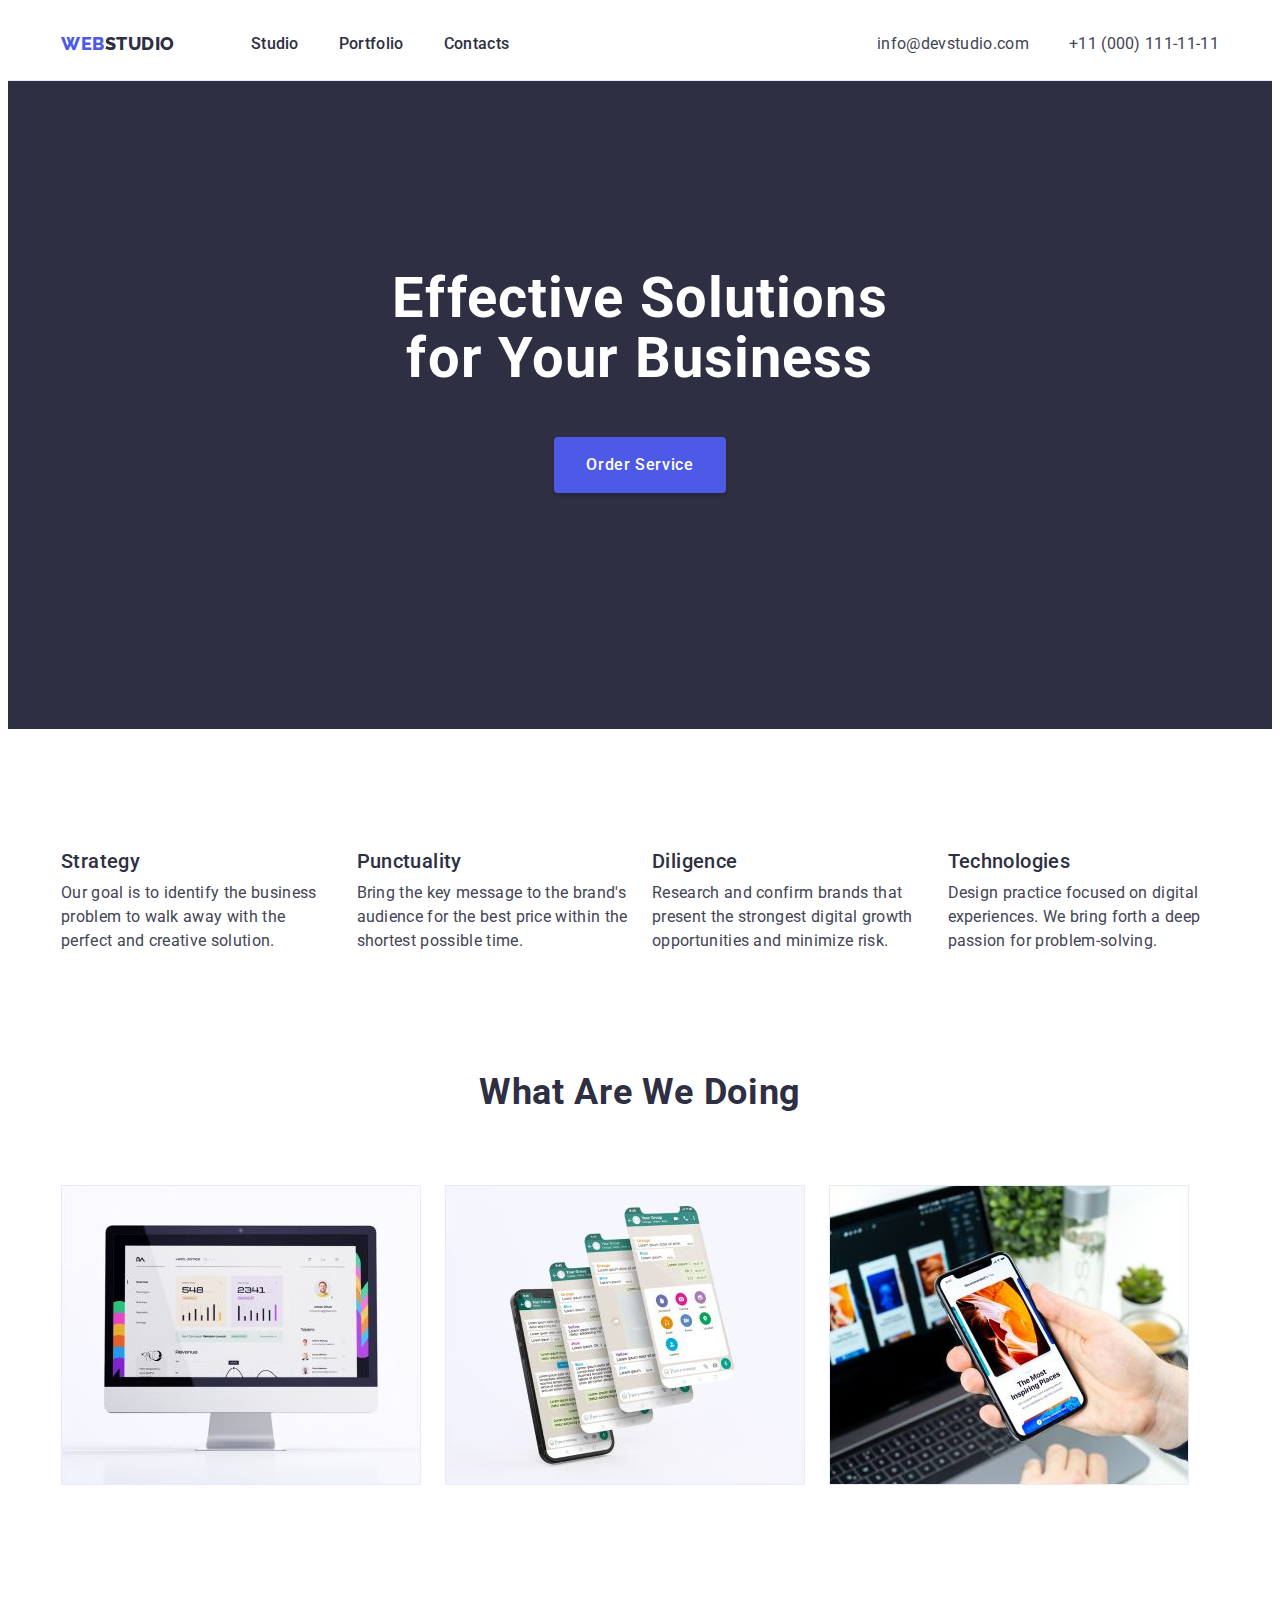
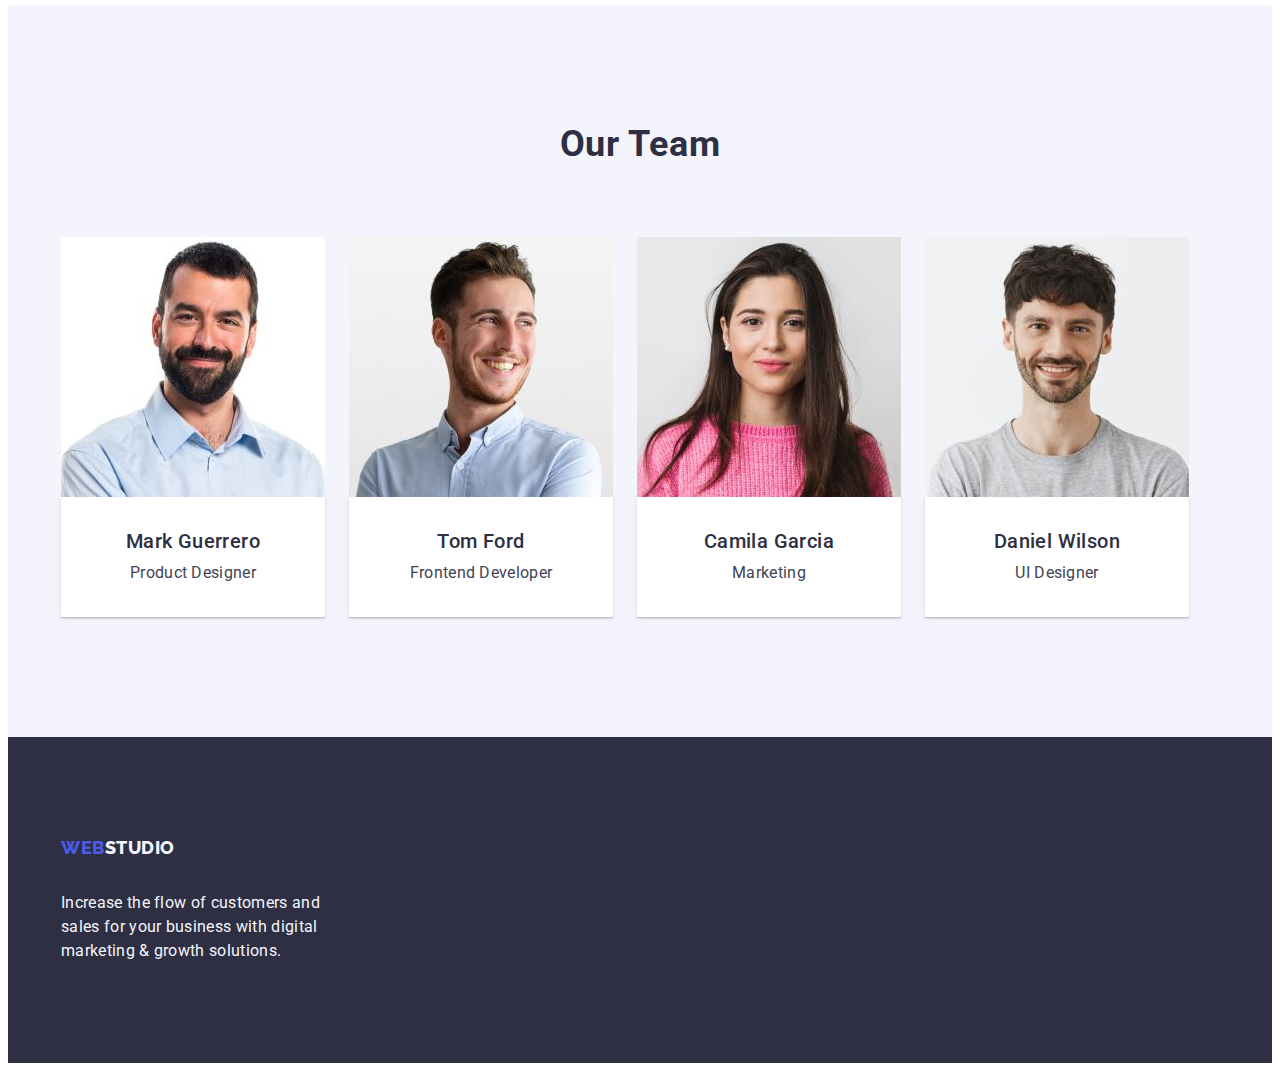
<file: index.html>
<!DOCTYPE html>
<html lang="en">
  <head>
    <meta charset="UTF-8" />
    <meta name="viewport" content="width=device-width, initial-scale=1.0" />
    <title>WebStudio</title>
    <link
      rel="stylesheet"
      href="https://cdnjs.cloudflare.com/ajax/libs/modern-normalize/2.0.0/modern-normalize.min.css"
      integrity="sha512-4xo8blKMVCiXpTaLzQSLSw3KFOVPWhm/TRtuPVc4WG6kUgjH6J03IBuG7JZPkcWMxJ5huwaBpOpnwYElP/m6wg=="
      crossorigin="anonymous"
      referrerpolicy="no-referrer"
    />
    <link rel="stylesheet" href="./css/styles.css" />
    <link rel="preconnect" href="https://fonts.googleapis.com" />
    <link rel="preconnect" href="https://fonts.gstatic.com" crossorigin />
    <link
      href="https://fonts.googleapis.com/css2?family=Raleway:wght@800&family=Roboto:wght@400;500;700;900&display=swap"
      rel="stylesheet"
    />
  </head>

  <body>
    <header class="header">
      <div class="container header-wrap">
        <nav class="header-nav">
          <a class="link logo" href="./index.html"
            >Web<span class="logo-acent">Studio</span></a
          >
          <ul class="header-list list">
            <li>
              <a class="header-list-item link" href="./index.html">Studio</a>
            </li>
            <li>
              <a class="header-list-item link" href="./portfolio.html"
                >Portfolio</a
              >
            </li>
            <li><a class="header-list-item link" href="">Contacts</a></li>
          </ul>
        </nav>
        <address class="header-address">
          <ul class="header-list list">
            <li>
              <a
                class="header-address-item link"
                href="mailto:info@devstudio.com"
                >info@devstudio.com</a
              >
            </li>
            <li>
              <a class="header-address-item link" href="tel:+110001111111"
                >+11 (000) 111-11-11</a
              >
            </li>
          </ul>
        </address>
      </div>
    </header>
    <main>
      <section class="main-banner section">
        <div class="container">
          <h1 class="main-banner-title">
            Effective Solutions for Your Business
          </h1>
          <button class="button main-banner-button" type="button">
            Order Service
          </button>
        </div>
      </section>
      <section id="studio" class="studio section">
        <div class="container">
          <h2 class="section-title visually-hidden">Advantages</h2>
          <ul class="list studio-list">
            <li class="studio-list-item">
              <h3 class="section-sub-title">Strategy</h3>
              <p class="main-text">
                Our goal is to identify the business problem to walk away with
                the perfect and creative solution.
              </p>
            </li>
            <li class="studio-list-item">
              <h3 class="section-sub-title">Punctuality</h3>
              <p class="main-text">
                Bring the key message to the brand's audience for the best price
                within the shortest possible time.
              </p>
            </li>
            <li class="studio-list-item">
              <h3 class="section-sub-title">Diligence</h3>
              <p class="main-text">
                Research and confirm brands that present the strongest digital
                growth opportunities and minimize risk.
              </p>
            </li>
            <li class="studio-list-item">
              <h3 class="section-sub-title">Technologies</h3>
              <p class="main-text">
                Design practice focused on digital experiences. We bring forth a
                deep passion for problem-solving.
              </p>
            </li>
          </ul>
        </div>
      </section>
      <section id="portfolio" class="portfolio section">
        <div class="container">
          <h2 class="section-title">What are we doing</h2>
          <ul class="portfolio-list list">
            <li class="portfolio-item">
              <img
                src="./images/rectangle1.jpg"
                alt="monitor"
                width="360"
                height="300"
              />
            </li>
            <li class="portfolio-item">
              <img
                src="./images/rectangle2.jpg"
                alt="screens phone"
                width="360"
                height="300"
              />
            </li>
            <li class="portfolio-item">
              <img
                src="./images/rectangle3.jpg"
                alt="phone in hand"
                width="360"
                height="300"
              />
            </li>
          </ul>
        </div>
      </section>
      <section id="contacts" class="contacts section">
        <div class="container contacts-wrap">
          <h2 class="section-title">Our Team</h2>
          <ul class="contacts-list list">
            <li class="contacts-item">
              <img
                src="./images/img.jpg"
                alt="member of our team"
                width="264"
                height="260"
              />
              <div class="contacts-list-info">
                <h3 class="section-sub-title">Mark Guerrero</h3>
                <p class="main-text">Product Designer</p>
              </div>
            </li>
            <li class="contacts-item">
              <img
                src="./images/img1.jpg"
                alt="member of our team"
                width="264"
                height="260"
              />
              <div class="contacts-list-info">
                <h3 class="section-sub-title">Tom Ford</h3>
                <p class="main-text">Frontend Developer</p>
              </div>
            </li>
            <li class="contacts-item">
              <img
                src="./images/img2.jpg"
                alt="member of our team"
                width="264"
                height="260"
              />
              <div class="contacts-list-info">
                <h3 class="section-sub-title">Camila Garcia</h3>
                <p class="main-text">Marketing</p>
              </div>
            </li>
            <li class="contacts-item">
              <img
                src="./images/img3.jpg"
                alt="member of our team"
                width="264"
                height="260"
              />
              <div class="contacts-list-info">
                <h3 class="section-sub-title">Daniel Wilson</h3>
                <p class="main-text">UI Designer</p>
              </div>
            </li>
          </ul>
        </div>
      </section>
    </main>
    <footer class="footer">
      <div class="container">
        <a class="link logo" href="./index.html"
          >Web<span class="logo-acent">Studio</span></a
        >
        <p class="main-text">
          Increase the flow of customers and sales for your business with
          digital marketing & growth solutions.
        </p>
      </div>
    </footer>
  </body>
</html>
</file>
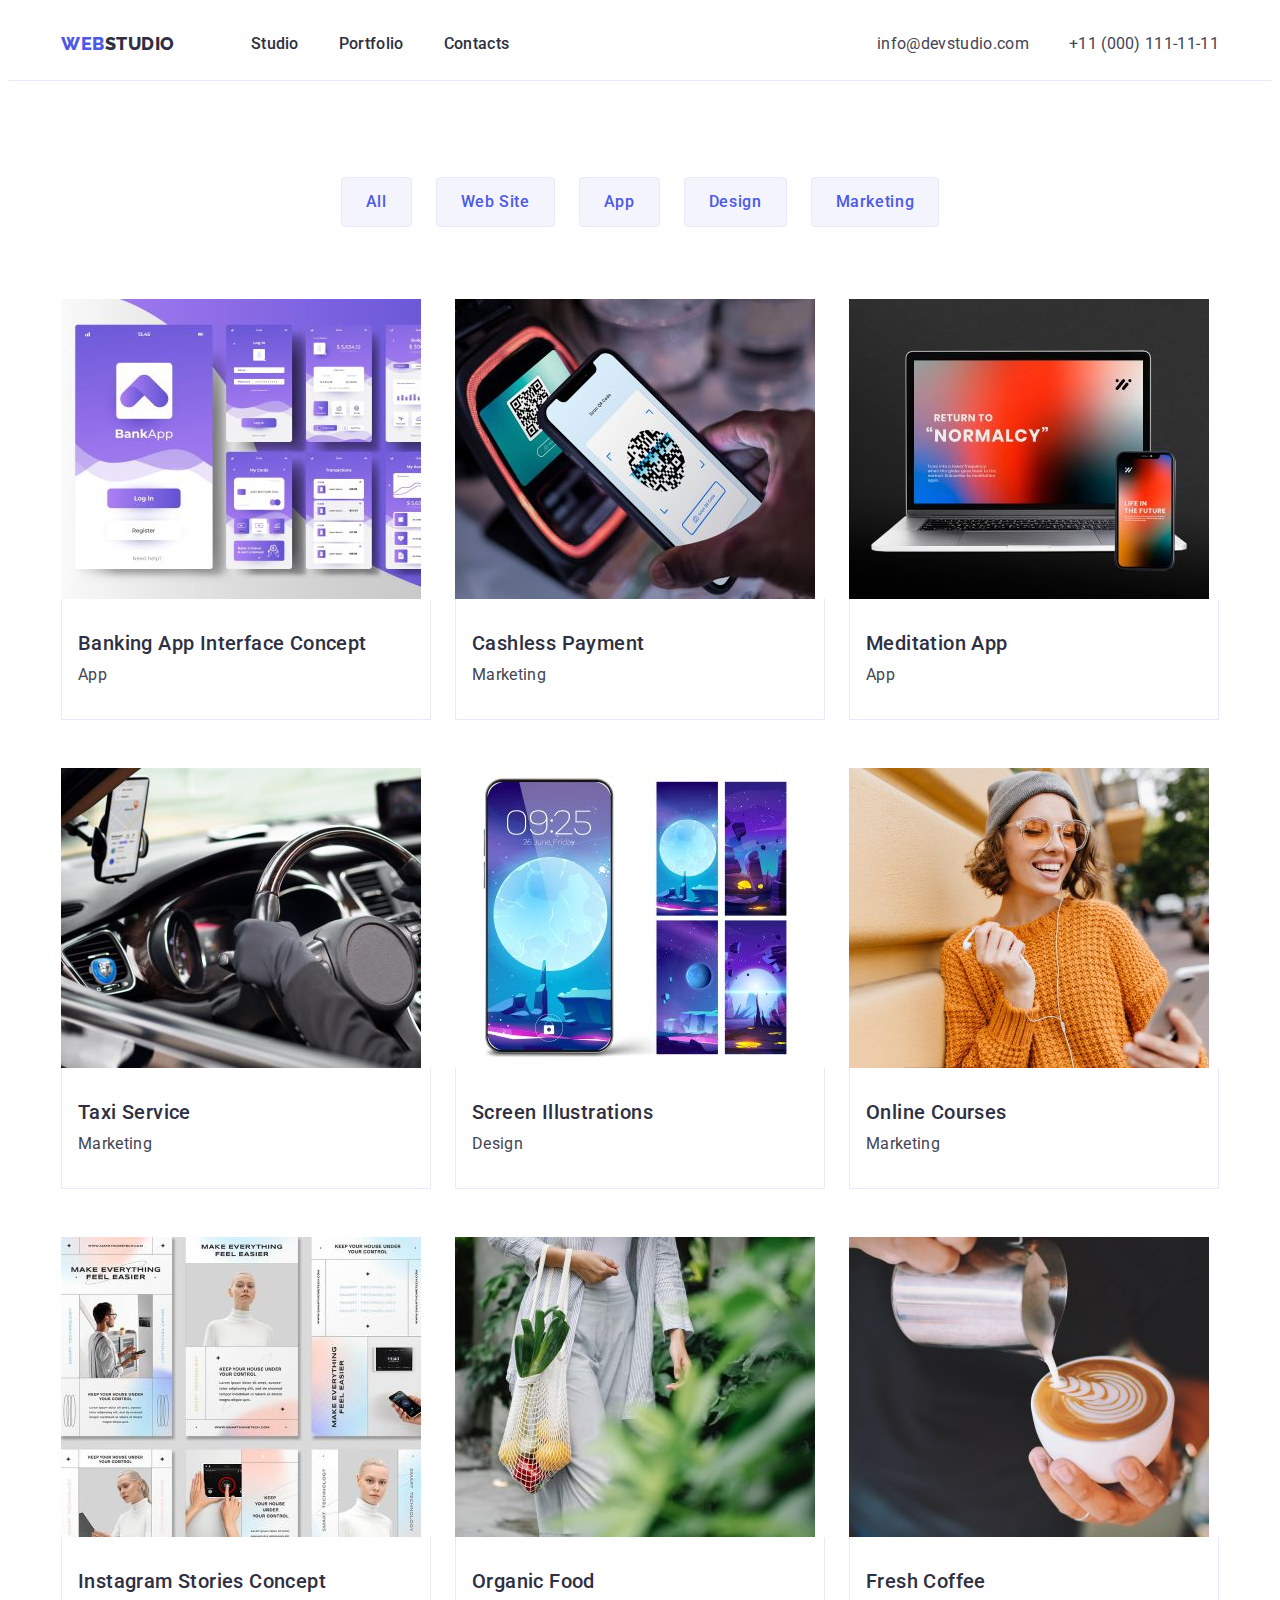
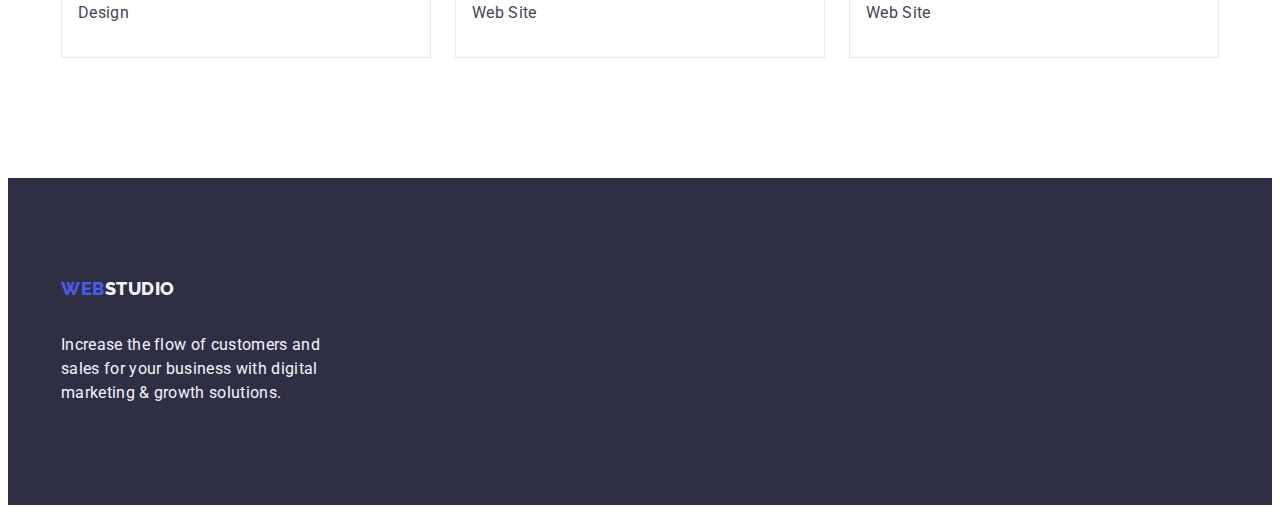
<file: portfolio.html>
<!DOCTYPE html>
<html lang="en">
  <head>
    <meta charset="UTF-8" />
    <meta name="viewport" content="width=device-width, initial-scale=1.0" />
    <title>Portfolio</title>
    <link
      rel="stylesheet"
      href="https://cdnjs.cloudflare.com/ajax/libs/modern-normalize/2.0.0/modern-normalize.min.css"
      integrity="sha512-4xo8blKMVCiXpTaLzQSLSw3KFOVPWhm/TRtuPVc4WG6kUgjH6J03IBuG7JZPkcWMxJ5huwaBpOpnwYElP/m6wg=="
      crossorigin="anonymous"
      referrerpolicy="no-referrer"
    />
    <link rel="stylesheet" href="./css/styles.css" />
    <link rel="preconnect" href="https://fonts.googleapis.com" />
    <link rel="preconnect" href="https://fonts.gstatic.com" crossorigin />
    <link
      href="https://fonts.googleapis.com/css2?family=Raleway:wght@800&family=Roboto:wght@400;500;700;900&display=swap"
      rel="stylesheet"
    />
  </head>

  <body>
    <header class="header">
      <div class="container header-wrap">
        <nav class="header-nav">
          <a class="link logo" href="./index.html"
            >Web<span class="logo-acent">Studio</span></a
          >
          <ul class="header-list list">
            <li>
              <a class="header-list-item link" href="./index.html">Studio</a>
            </li>
            <li>
              <a class="header-list-item link" href="./portfolio.html"
                >Portfolio</a
              >
            </li>
            <li><a class="header-list-item link" href="">Contacts</a></li>
          </ul>
        </nav>
        <address class="header-address">
          <ul class="header-list list">
            <li>
              <a
                class="header-address-item link"
                href="mailto:info@devstudio.com"
                >info@devstudio.com</a
              >
            </li>
            <li>
              <a class="header-address-item link" href="tel:+110001111111"
                >+11 (000) 111-11-11</a
              >
            </li>
          </ul>
        </address>
      </div>
    </header>
    <main>
      <section class="portfolio-page section">
        <div class="container">
          <h1 class="visually-hidden">Portfolio</h1>
          <ul class="filter list">
            <li class="filter-item">
              <button class="filter-button button" type="button">All</button>
            </li>
            <li class="filter-item">
              <button class="filter-button button" type="button">
                Web Site
              </button>
            </li>
            <li class="filter-item">
              <button class="filter-button button" type="button">App</button>
            </li>
            <li class="filter-item">
              <button class="filter-button button" type="button">Design</button>
            </li>
            <li class="filter-item">
              <button class="filter-button button" type="button">
                Marketing
              </button>
            </li>
          </ul>
          <ul class="portfolio-page-list list">
            <li class="portfolio-page-item">
              <a class="link" href="">
                <img
                  src="./images/img5.jpg"
                  alt="Banking App Interface Concept"
                  width="360"
                  height="300"
                />
                <div class="portfolio-page-item-info">
                  <h2 class="section-sub-title">
                    Banking App Interface Concept
                  </h2>
                  <p class="main-text">App</p>
                </div>
              </a>
            </li>
            <li class="portfolio-page-item">
              <a class="link" href="">
                <img
                  src="./images/img6.jpg"
                  alt="Cashless Payment"
                  width="360"
                  height="300"
                />
                <div class="portfolio-page-item-info">
                  <h2 class="section-sub-title">Cashless Payment</h2>
                  <p class="main-text">Marketing</p>
                </div>
              </a>
            </li>
            <li class="portfolio-page-item">
              <a class="link" href="">
                <img
                  src="./images/img7.jpg"
                  alt="Meditation App"
                  width="360"
                  height="300"
                />
                <div class="portfolio-page-item-info">
                  <h2 class="section-sub-title">Meditation App</h2>
                  <p class="main-text">App</p>
                </div>
              </a>
            </li>
            <li class="portfolio-page-item">
              <a class="link" href="">
                <img
                  src="./images/img8.jpg"
                  alt="car"
                  width="360"
                  height="300"
                />
                <div class="portfolio-page-item-info">
                  <h2 class="section-sub-title">Taxi Service</h2>
                  <p class="main-text">Marketing</p>
                </div>
              </a>
            </li>
            <li class="portfolio-page-item">
              <a class="link" href="">
                <img
                  src="./images/img9.jpg"
                  alt="Screen Illustrations"
                  width="360"
                  height="300"
                />
                <div class="portfolio-page-item-info">
                  <h2 class="section-sub-title">Screen Illustrations</h2>
                  <p class="main-text">Design</p>
                </div>
              </a>
            </li>
            <li class="portfolio-page-item">
              <a class="link" href="">
                <img
                  src="./images/img10.jpg"
                  alt="girl listening to music with headphones
  "
                  width="360"
                  height="300"
                />
                <div class="portfolio-page-item-info">
                  <h2 class="section-sub-title">Online Courses</h2>
                  <p class="main-text">Marketing</p>
                </div>
              </a>
            </li>
            <li class="portfolio-page-item">
              <a class="link" href="">
                <img
                  src="./images/img11.jpg"
                  alt="Instagram Stories Concept"
                  width="360"
                  height="300"
                />
                <div class="portfolio-page-item-info">
                  <h2 class="section-sub-title">Instagram Stories Concept</h2>
                  <p class="main-text">Design</p>
                </div>
              </a>
            </li>
            <li class="portfolio-page-item">
              <a class="link" href="">
                <img
                  src="./images/img12.jpg"
                  alt="Organic Food"
                  width="360"
                  height="300"
                />
                <div class="portfolio-page-item-info">
                  <h2 class="section-sub-title">Organic Food</h2>
                  <p class="main-text">Web Site</p>
                </div>
              </a>
            </li>
            <li class="portfolio-page-item">
              <a class="link" href="">
                <img
                  src="./images/img13.jpg"
                  alt="Fresh Coffee"
                  width="360"
                  height="300"
                />
                <div class="portfolio-page-item-info">
                  <h2 class="section-sub-title">Fresh Coffee</h2>
                  <p class="main-text">Web Site</p>
                </div>
              </a>
            </li>
          </ul>
        </div>
      </section>
    </main>
    <footer class="footer">
      <div class="container">
        <a class="link logo" href="./index.html"
          >Web<span class="logo-acent">Studio</span></a
        >
        <p class="main-text">
          Increase the flow of customers and sales for your business with
          digital marketing & growth solutions.
        </p>
      </div>
    </footer>
  </body>
</html>
</file>
<file: css/styles.css>
:root {
  --primary-font: "Roboto", sans-serif;
  --title-font: "Raleway", sans-serif;
  --primary-dark-color: #2e2f42;
  --primary-light-color: #ffffff;
  --second-light-color: #f4f4fd;
  --third-ligth-color: #e7e9fc;
  --second-primary-color: #2e2f42;
  --color-text: #434455;
  --corp-color: #4d5ae5;
  --corp-color-hover: #404bbf;
}

/* body */
body {
  font-family: var(--primary-font);
  font-size: 16px;
  line-height: 1.5;
  letter-spacing: 0.02em;
  color: var(--color-text);
  background: var(--primary-light-color);
}

p,
h1,
h2,
h3,
h4,
h5,
h6 {
  margin: 0;
}

img {
  display: block;
}

ul,
ol {
  margin: 0;
  padding: 0;
}

.link {
  text-decoration: none;
  color: currentColor;
}

.list {
  list-style-type: none;
}

.container {
  width: 1158px;
  padding: 0 15px;
  margin: 0 auto;
}

.section {
  padding-bottom: 120px;
}

.section-title {
  font-size: 36px;
  line-height: 1.11;
  letter-spacing: 0.02em;
  text-transform: capitalize;
  color: var(--primary-dark-color);
}

.visually-hidden {
  position: absolute;
  width: 1px;
  height: 1px;
  margin: -1px;
  border: 0;
  padding: 0;
  white-space: nowrap;
  clip-path: inset(100%);
  clip: rect(0 0 0 0);
  overflow: hidden;
}

.main-banner-title,
.section-title,
.section-sub-title {
  text-align: center;
}

.section-sub-title {
  font-size: 20px;
  font-weight: 500;
  line-height: 1.2;
  letter-spacing: 0.02em;
  color: var(--primary-dark-color);
}

.logo {
  font-family: var(--title-font);
  font-size: 18px;
  font-weight: 800;
  line-height: 1.17;
  letter-spacing: 0.03em;
  text-transform: uppercase;
  color: var(--corp-color);
  display: inline-block;
}

.logo-acent {
  color: var(--primary-dark-color);
}

.button {
  font-family: inherit;
  cursor: pointer;
  font-weight: 500;
  font-size: 16px;
  line-height: 1.5;
  letter-spacing: 0.04em;
}

.main-banner-button {
  background-color: var(--corp-color);
  color: var(--primary-light-color);
}

.button:hover,
.button:focus {
  background-color: var(--corp-color-hover);
}

/* style-header */

.header {
  background-color: var(--primary-light-color);
  border-bottom: 1px solid var(--third-ligth-color);
}

.header-wrap {
  display: flex;
  justify-content: space-between;
}

.header .link {
  padding: 24px 0;
  display: block;
}

.header .logo {
  margin-right: 76px;
}

.header-nav {
  display: flex;
  align-items: center;
}

.header-list {
  display: flex;
  gap: 40px;
}

.header-list-item,
.header-address-item {
  font-size: 16px;
  line-height: 1.5;
  letter-spacing: 0.02em;
}

.header-list-item {
  font-weight: 500;
  color: var(--primary-dark-color);
}

.header-list-item:hover,
.header-list-item:focus {
  color: var(--corp-color-hover);
}

.header-address {
  font-style: normal;
}

.header-address-item {
  color: var(--color-text);
}

.header-address-item:hover,
.header-address-item:focus {
  color: var(--corp-color-hover);
}

/* style-foter */
.footer {
  background-color: var(--second-primary-color);
  color: var(--second-light-color);
  padding: 100px 0 100px;
}

.footer .logo-acent {
  color: var(--second-light-color);
}

.footer .main-text {
  max-width: 264px;
  margin-top: 17.5px;
}

.footer .logo {
  margin-bottom: 16px;
}

/* section main-banner  */
.main-banner {
  background-color: var(--primary-dark-color);
  padding: 188px 0 188px;
}

.main-banner-title {
  font-size: 56px;
  font-weight: 700;
  line-height: 1.07;
  letter-spacing: 0.02em;
  color: var(--primary-light-color);
  max-width: 496px;
  margin: 0 auto;
}

.main-banner-button {
  margin: 48px auto;
  display: block;
  padding: 16px 32px;
  border: none;
  min-width: 169px;
  border-radius: 4px;
  box-shadow: 0px 4px 4px 0px rgba(0, 0, 0, 0.15);
}

/* section studio */
.studio {
  padding: 120px 0;
}

.studio-list {
  display: flex;
  gap: 24px;
}

.studio-list-item {
  width: calc((100% - 24px * 3)/4);
}

.studio-list-item .section-sub-title {
  margin-bottom: 8px;
  text-align: left;
}

/* section portfolio */

.portfolio .section-title {
  margin-bottom: 72px;
}

.portfolio-list {
  display: flex;
  gap: 24px;
}

/* contacts */
.contacts {
  background-color: var(--second-light-color);
  padding: 120px 0;
}

.contacts .section-title {
  margin-bottom: 72px;
}

.contacts-list {
  display: flex;
  gap: 24px;
}

.contacts-item {
  text-align: center;
  background: var(--primary-light-color);
  border-radius: 0px 0px 4px 4px;
}

.contacts-list-info {
  padding: 32px 0;
  background: var(--white, #FFF);
  box-shadow: 0px 2px 1px 0px rgba(46, 47, 66, 0.08),
    0px 1px 1px 0px rgba(46, 47, 66, 0.16),
    0px 1px 6px 0px rgba(46, 47, 66, 0.08);
}

.contacts-list-info .section-sub-title {
  margin-bottom: 8px;
}

/* section portfolio-page */
.portfolio-page {
  padding-top: 96px;
}

.portfolio-page-item .section-sub-title {
  text-align: left;
}

.filter {
  margin-bottom: 72px;
  display: flex;
  justify-content: center;
  gap: 24px;
}

.filter-button {
  background: var(--second-light-color);
  color: var(--corp-color);
  font-size: 16px;
  font-weight: 500;
  line-height: 1.5;
  letter-spacing: 0.04em;
  border-radius: 4px;
  padding: 12px 24px;
  border: 1px solid var(--third-ligth-color);
}

.filter-button:hover,
.filter-button:focus {
  background: var(--corp-color-hover);
  color: var(--primary-light-color);
  box-shadow: 0px 2px 2px 0px rgba(0, 0, 0, 0.12),
    0px 2px 1px 0px rgba(0, 0, 0, 0.08),
    0px 3px 1px 0px rgba(0, 0, 0, 0.10);
  border: 1px solid transparent;
}

.portfolio-page-list {
  display: flex;
  flex-wrap: wrap;
  gap: 48px 24px;
}

.portfolio-page-item {
  width: calc((100% - 24px * 2) / 3);
}

.portfolio-page-item-info {
  padding: 32px 16px;
  background: var(--white, #FFF);
  border: 1px solid var(--third-ligth-color);
  border-top: none;
}

.portfolio-page-item-info .section-sub-title {
  margin-bottom: 8px;
}
</file>
